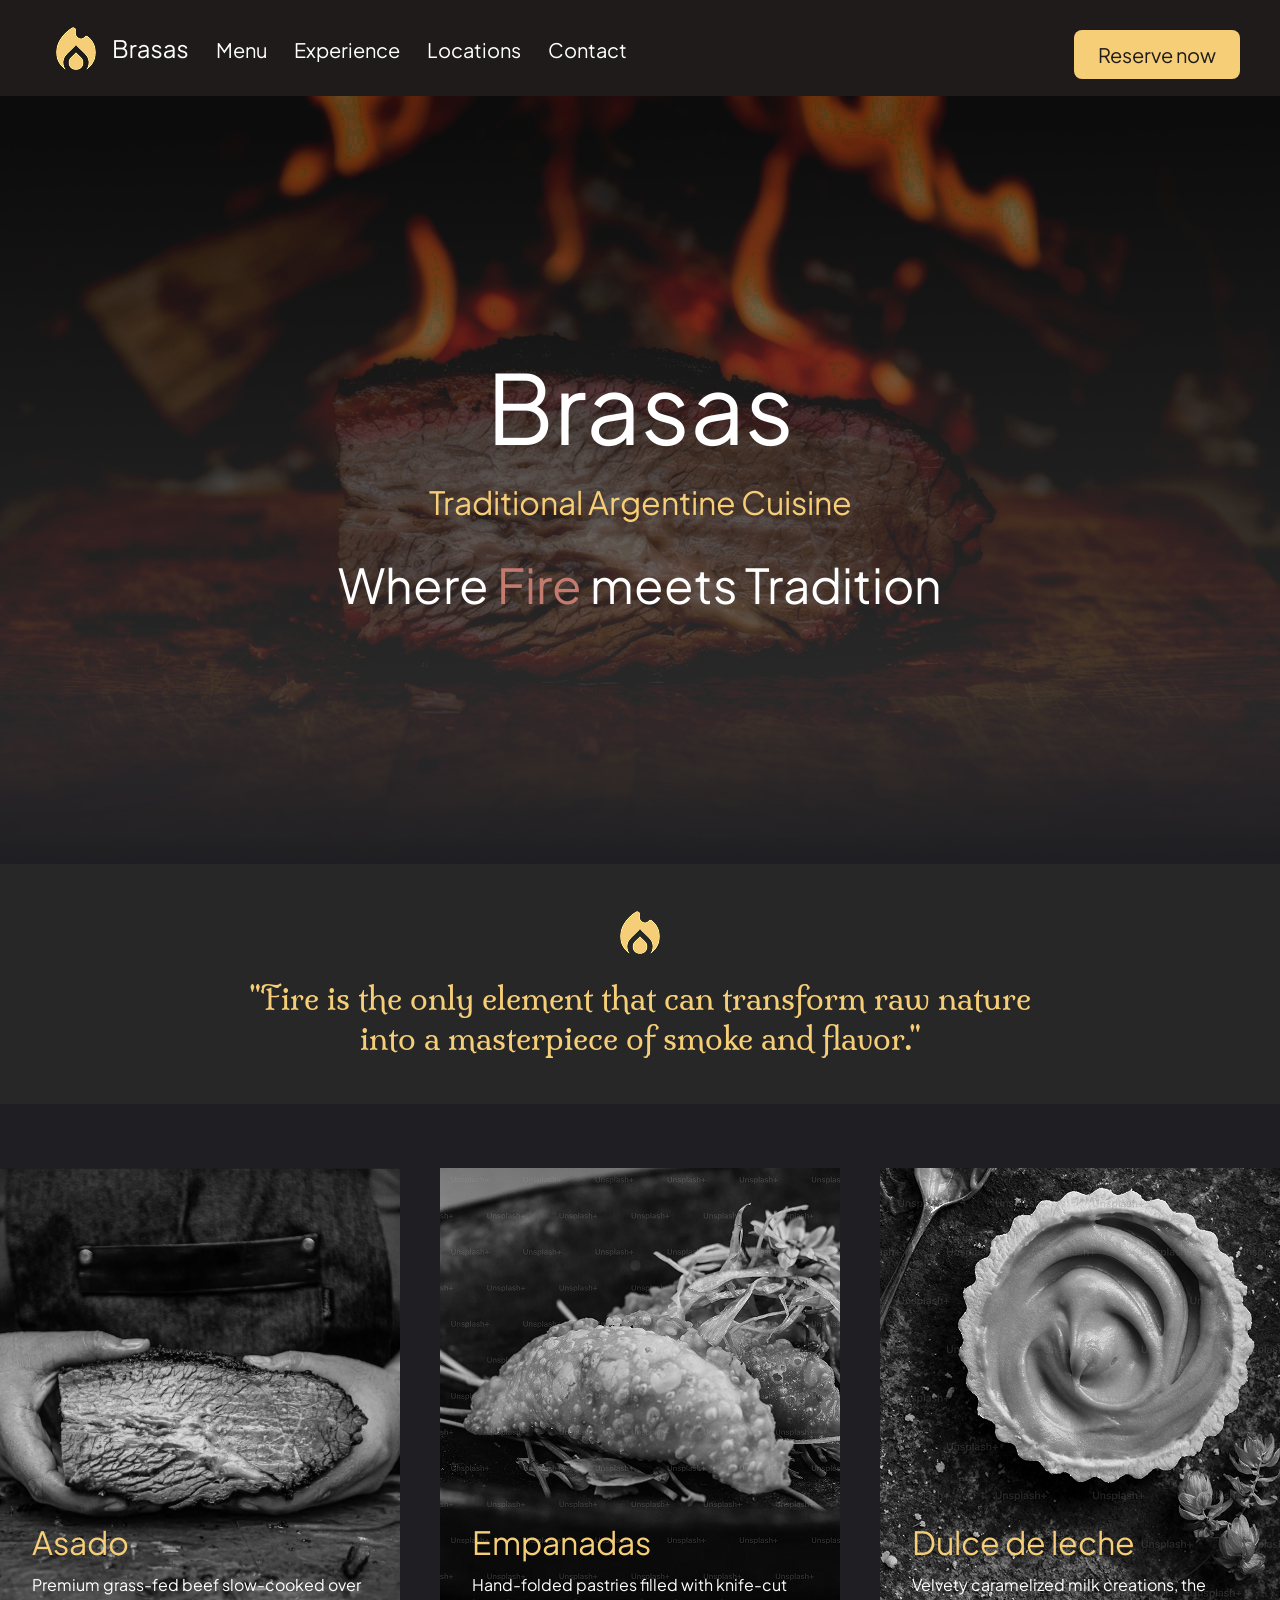
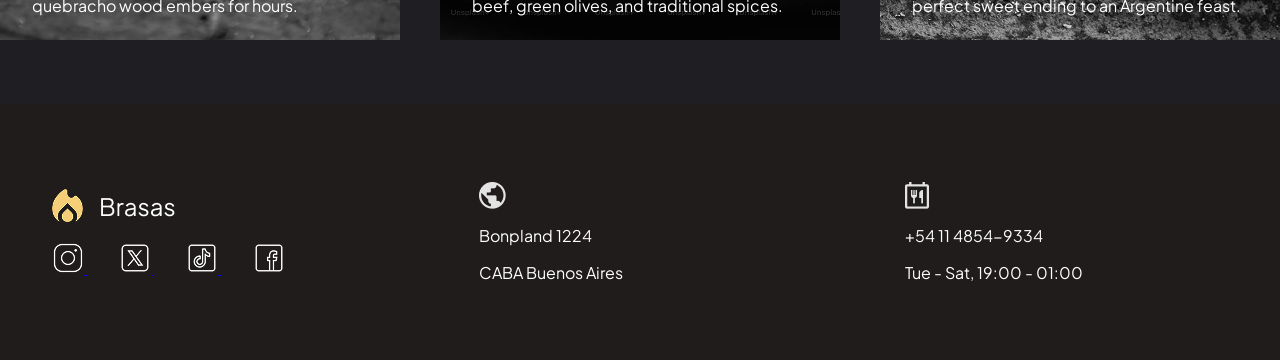
<file: _proyecto/index.html>
<!DOCTYPE html>
<html lang="en">
<head>
    <meta charset="UTF-8">
    <meta name="viewport" content="width=device-width, initial-scale=1.0">
    <title>Brasas</title>
    <link rel="shortcut icon" href="favicon.png" type="image/x-icon">
    <link rel="stylesheet" href="css/estilos.css">
</head>
<body>
    <header>
        <div>
            <!-- barra de navegación --> 
             <nav>
            <!-- isologo -->
             <img src="img/isologo.png" alt="Logo Brasas">

                <a href="menu.html">Menu</a>
                <a href="experience.html">Experience</a>
                <a href="locations.html">Locations </a>
                <a href="contact.html">Contact</a>
            </nav>
            <!-- Reservas -->
            <a href="reserve.html" id="reservar">Reserve now</a>
        </div>
    </header>
    <main>
        <section id="hero">
            <h1>Brasas</h1>
            <h2>Traditional Argentine Cuisine</h2>
            <p>Where <strong>Fire</strong> meets Tradition </p>
        </section>

        <section id="separador">
            <img src="img/flame.png" alt="Flame logo">
            <p>
                "Fire is the only element that can transform raw nature into a masterpiece of smoke and flavor."    
            </p>
        </section>

        <section id="platos">
            <article id="asado">
                <h2>Asado</h2>
                <p>
                    Premium grass-fed beef slow-cooked over quebracho wood embers for hours.
                </p>
            </article>
            <article id="empanadas">
                <h2>Empanadas</h2>
                <p>
                    Hand-folded pastries filled with knife-cut beef, green olives, and traditional spices.
                </p>
            </article>
            <article id="ddl">
                <h2>Dulce de leche</h2>
                <p>
                    Velvety caramelized milk creations, the perfect sweet ending to an Argentine feast.
                </p>
            </article>
        </section>

    </main>
    <footer>

        <article>
            <img src="img/isologo-b.png" alt="Logo Brasas">
            <div>
                <a href="#!">
                    <img src="img/insta.png">
                </a>
                <a href="#!">
                    <img src="img/x.png">
                </a>
                <a href="#!">
                    <img src="img/tk.png">
                </a>
                <a href="#!">
                    <img src="img/f.png">
                </a>
            </div>
        </article>
        <article>
            <img src="img/world.png">
            <p>Bonpland 1224</p>
            <p>CABA Buenos Aires</p>
        </article>
        <article>
            <img src="img/reserve.png">
            <p>+54 11 4854-9334</p>
            <p>Tue - Sat, 19:00 - 01:00</p>
        </article>

    </footer>
</body>
</html>
</file>
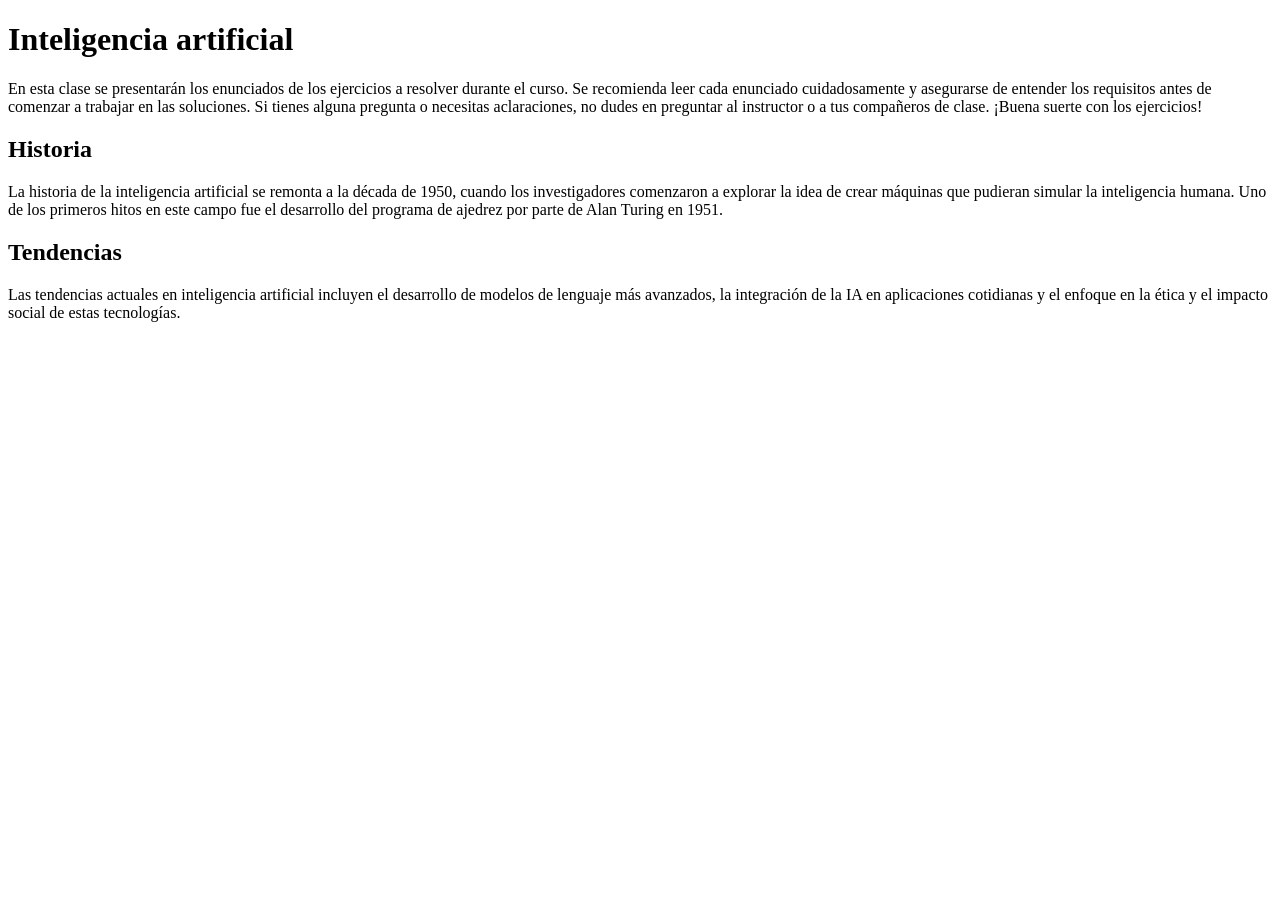
<file: clase3/enunciados.html>
<!DOCTYPE html>
<html lang="en">
<head>
    <meta charset="UTF-8">
    <meta name="viewport" content="width=device-width, initial-scale=1.0">
    <title>Emunciados</title>
</head>
<body>
        <h1>Inteligencia artificial</h1>
        <p>
            En esta clase se presentarán los enunciados de los ejercicios a resolver durante el curso. Se recomienda leer cada enunciado cuidadosamente y asegurarse de entender los requisitos antes de comenzar a trabajar en las soluciones. Si tienes alguna pregunta o necesitas aclaraciones, no dudes en preguntar al instructor o a tus compañeros de clase. ¡Buena suerte con los ejercicios!
        </p>
        <h2>Historia</h2>
        <p>
            La historia de la inteligencia artificial se remonta a la década de 1950, cuando los investigadores comenzaron a explorar la idea de crear máquinas que pudieran simular la inteligencia humana. Uno de los primeros hitos en este campo fue el desarrollo del programa de ajedrez por parte de Alan Turing en 1951. 
        </p>
        <h2>Tendencias</h2>
        <p>
            Las tendencias actuales en inteligencia artificial incluyen el desarrollo de modelos de lenguaje más avanzados, la integración de la IA en aplicaciones cotidianas y el enfoque en la ética y el impacto social de estas tecnologías.
        </p>
</body>
</html>
</file>
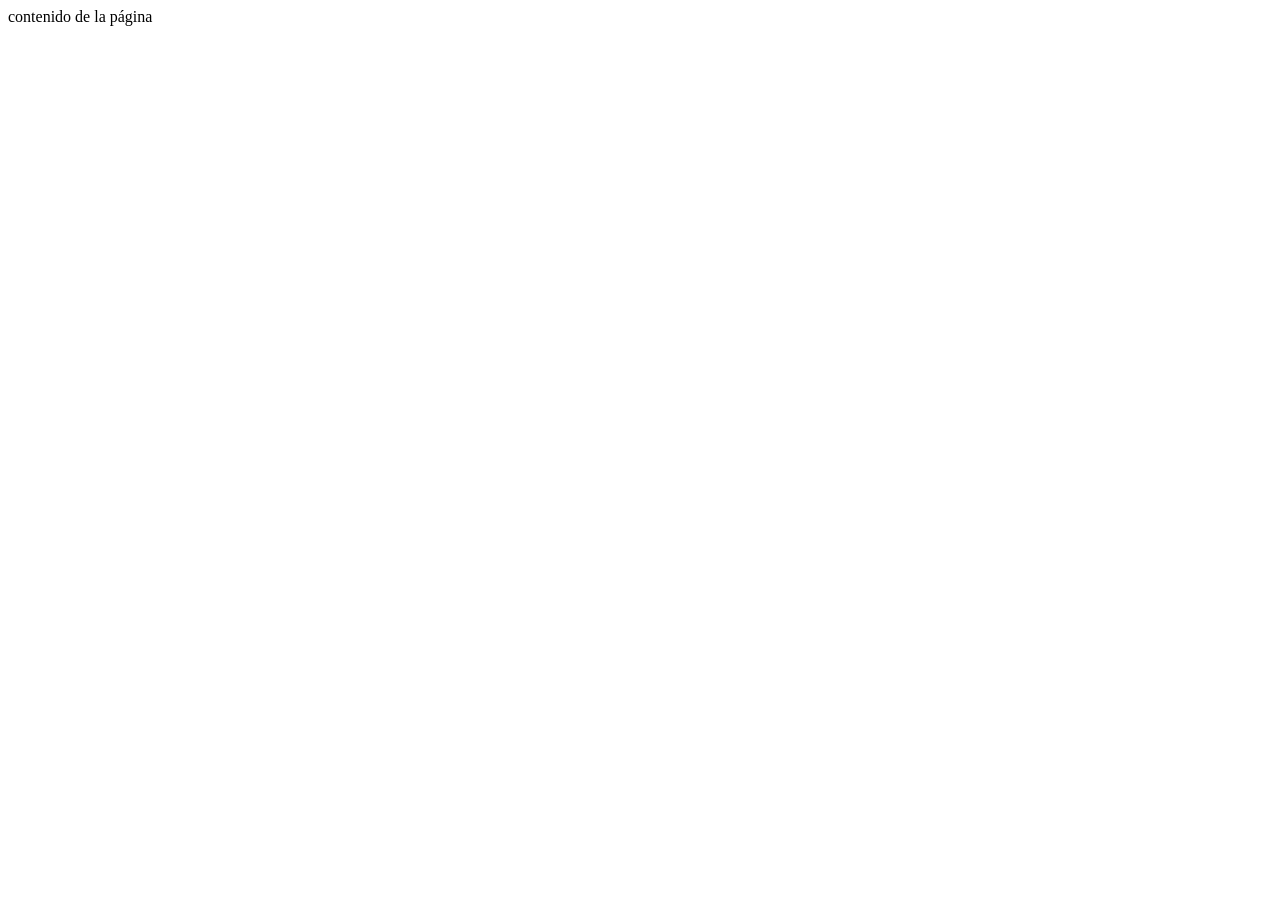
<file: clase3/estructura.html>
<!DOCTYPE html>
<html lang="en">
    <head>
        <meta charset="UTF-8">
        <meta name="viewport" content="width=device-width, initial-scale=1.0">
        <title>Ttexto en la pestaña del navegador</title>
    </head>
    <body>
        contenido de la página
    </body>
</html>
</file>
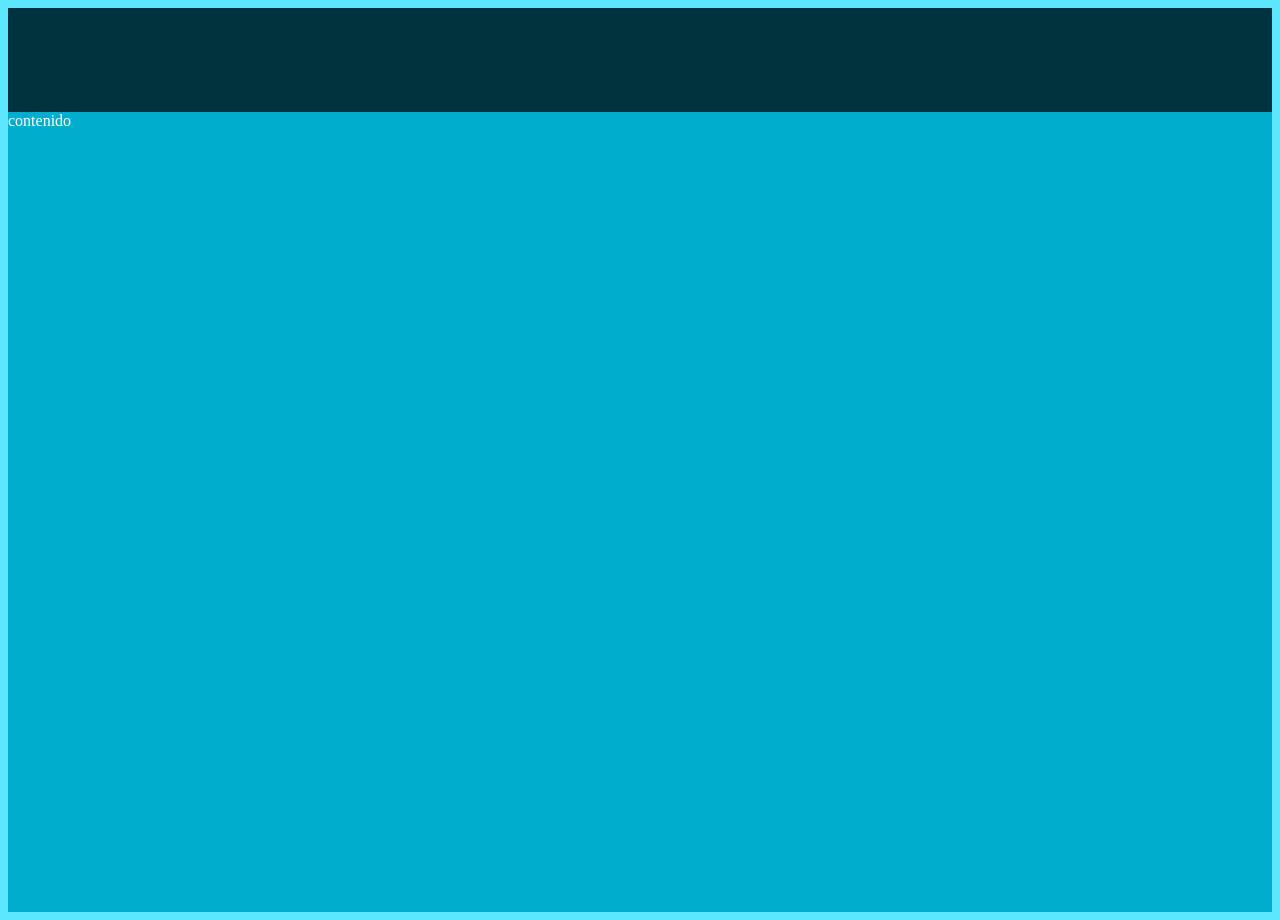
<file: clase3/maquetado.html>
<!DOCTYPE html>
<html lang="en">
<head>
    <meta charset="UTF-8">
    <meta name="viewport" content="width=device-width, initial-scale=1.0">
    <title>Maquetado</title>
    <link rel="stylesheet" href="maquetado.css">
</head>
<body>
    
    <header></header>
    <main>
        contenido
    </main>
    <footer></footer>

</body>
</html>
</file>
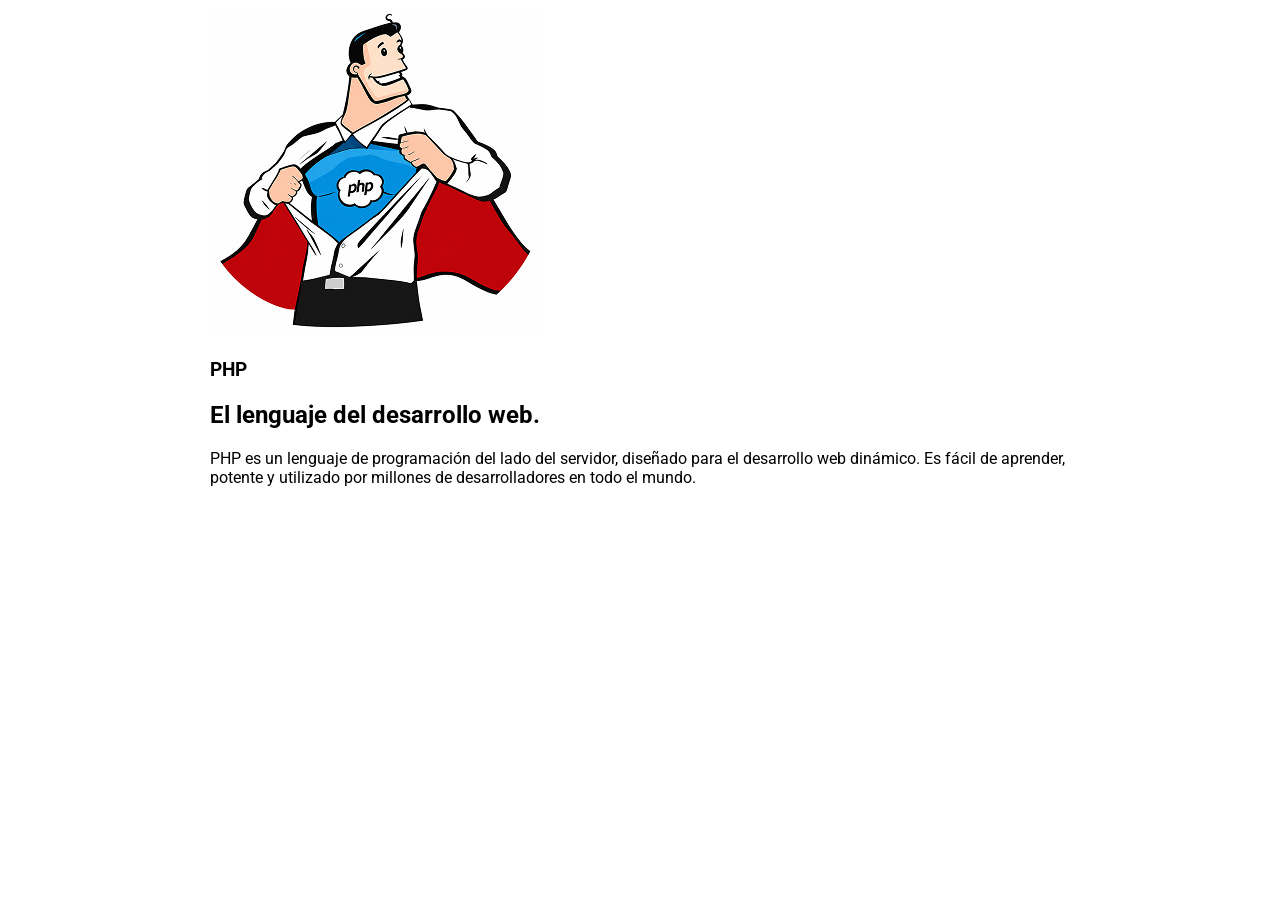
<file: clase4/infografia.html>
<!DOCTYPE html>
<html lang="en">
<head>
    <meta charset="UTF-8">
    <meta name="viewport" content="width=device-width, initial-scale=1.0">
    <title>Infografía</title>
    <link rel="stylesheet" href="css/infografia.css">
</head>
<body>
    <section>
        <img src="img/hero.png" alt="Superheroe">
        <article>
            <h1>PHP</h1>
            <h2>El lenguaje del desarrollo web.</h2>
            <p>
                PHP es un lenguaje de programación del lado del servidor, diseñado para el desarrollo web dinámico.
                Es fácil de aprender, potente y utilizado por millones de desarrolladores en todo el mundo.
            </p>
        </article>
    </section>
</body>
</html>
</file>
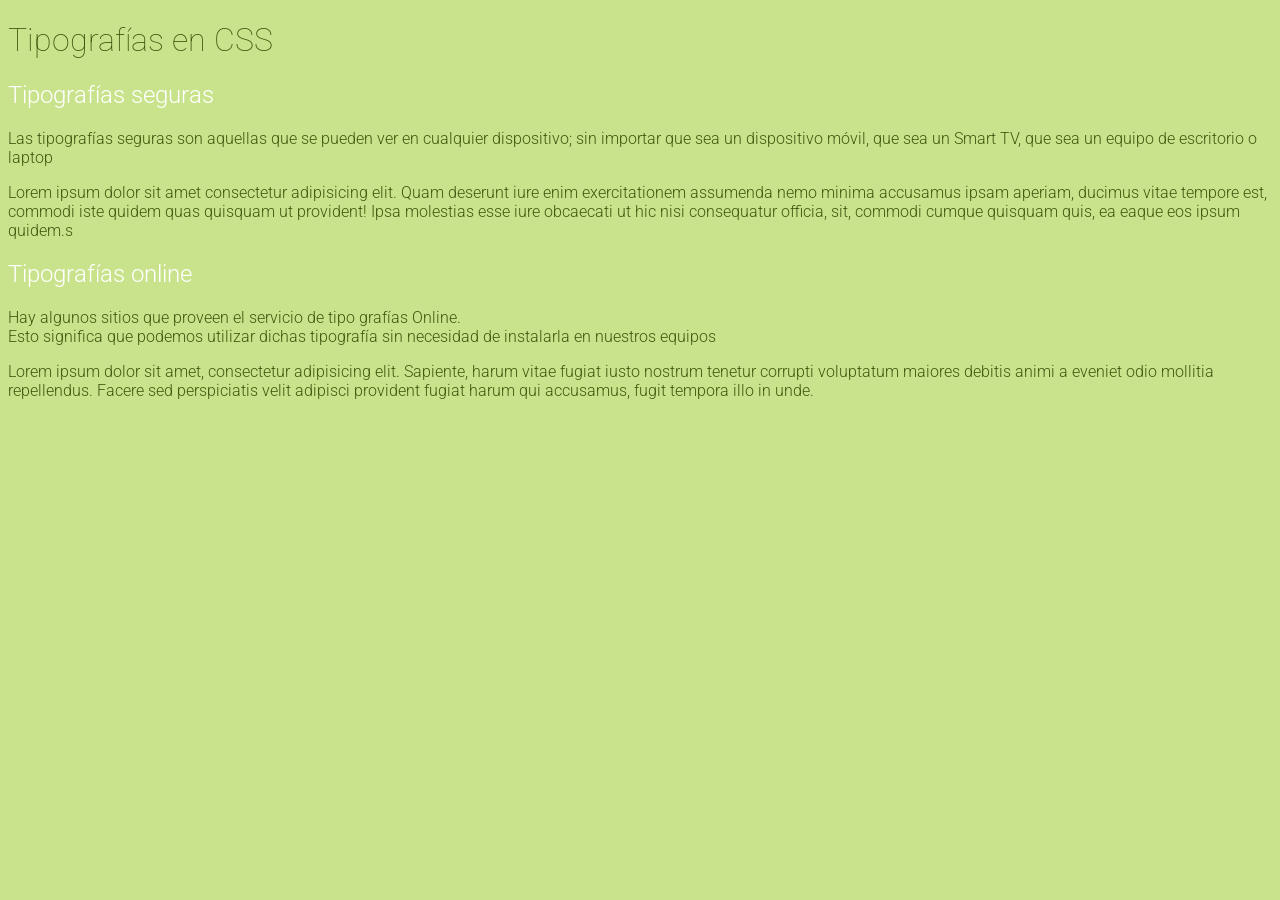
<file: clase4/tipografias.html>
<!DOCTYPE html>
<html lang="en">
<head>
    <meta charset="UTF-8">
    <meta name="viewport" content="width=device-width, initial-scale=1.0">
    <title>Tipografías en CSS</title>
    <link rel="stylesheet" href="css/tipografias.css">
</head>
<body>
    <h1>Tipografías en CSS</h1>
    <h2>Tipografías seguras</h2>

    <section>
        <p>
            Las tipografías seguras son aquellas que se pueden ver en cualquier dispositivo; sin importar que sea un dispositivo móvil, que sea un Smart TV, que sea un equipo de escritorio o laptop
        </p>

        <p>
            Lorem ipsum dolor sit amet consectetur adipisicing elit. Quam deserunt iure enim exercitationem assumenda nemo minima accusamus ipsam aperiam, ducimus vitae tempore est, commodi iste quidem quas quisquam ut provident! Ipsa molestias esse iure obcaecati ut hic nisi consequatur officia, sit, commodi cumque quisquam quis, ea eaque eos ipsum quidem.s
        </p>
    </section>

        <h2>Tipografías online</h2>

    <section>
        <p>
            Hay algunos sitios que proveen el servicio de tipo grafías Online.
            <br>
            Esto significa que podemos utilizar dichas tipografía sin necesidad de instalarla en nuestros equipos
        </p>
        <p>
            Lorem ipsum dolor sit amet, consectetur adipisicing elit. Sapiente, harum vitae fugiat iusto nostrum tenetur corrupti voluptatum maiores debitis animi a eveniet odio mollitia repellendus. Facere sed perspiciatis velit adipisci provident fugiat harum qui accusamus, fugit tempora illo in unde.
        </p>
    </section>

</body>
</html>
</file>
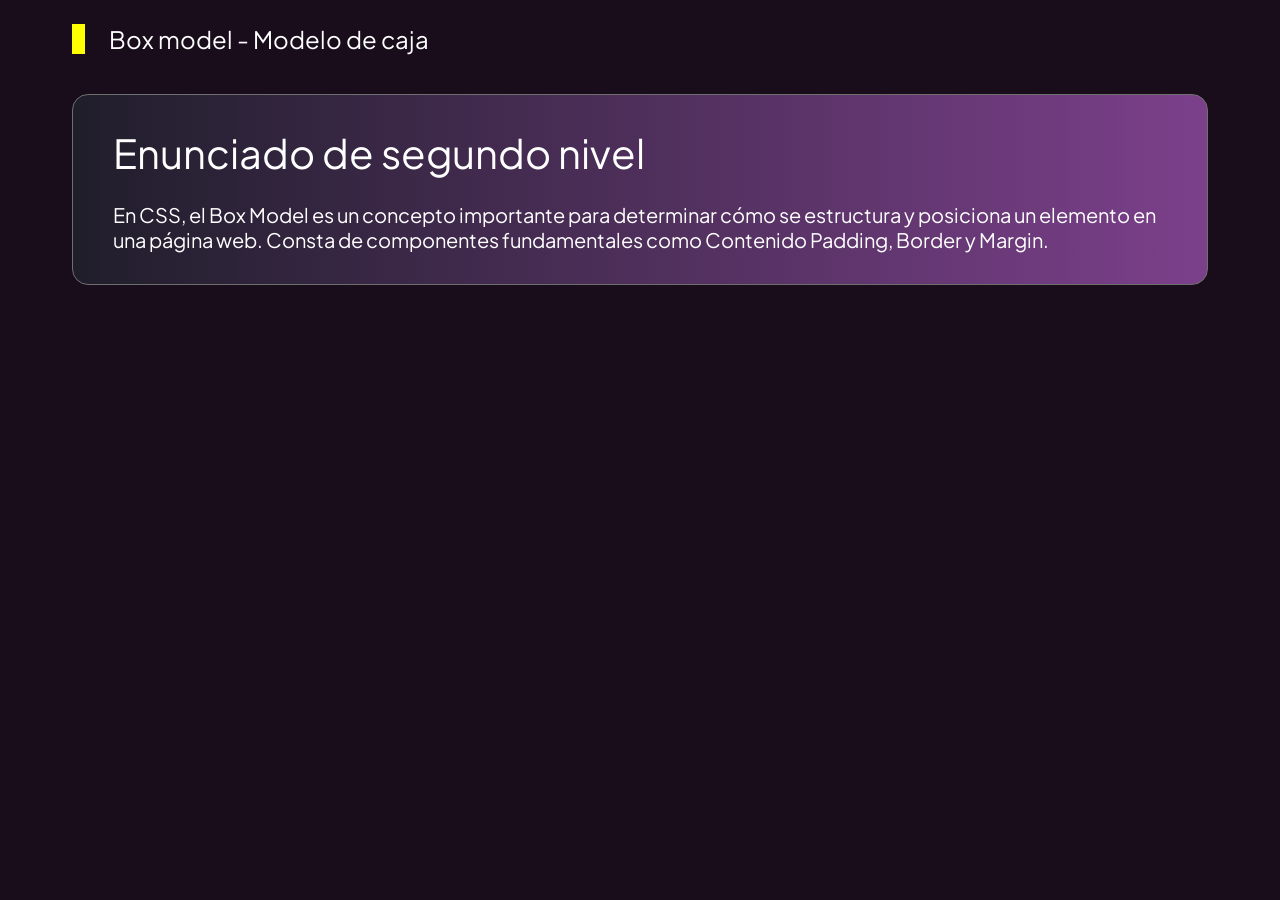
<file: clase5/box-model.html>
<!DOCTYPE html>
<html lang="en">
<head>
    <meta charset="UTF-8">
    <meta name="viewport" content="width=device-width, initial-scale=1.0">
    <title>Box model - Modelo de caja</title>
    <link rel="stylesheet" href="css/box-model.css">
</head>
<body>
    <main>
        <h1>Box model - Modelo de caja</h1>
        <section>
            <h2>Enunciado de segundo nivel</h2>
            <p>
                En CSS, el Box Model es un concepto importante para determinar cómo se estructura y posiciona un elemento en una página web. Consta de componentes fundamentales como Contenido Padding, Border y Margin.
            </p>
        </section>
    </main>
</body>
</html>
</file>
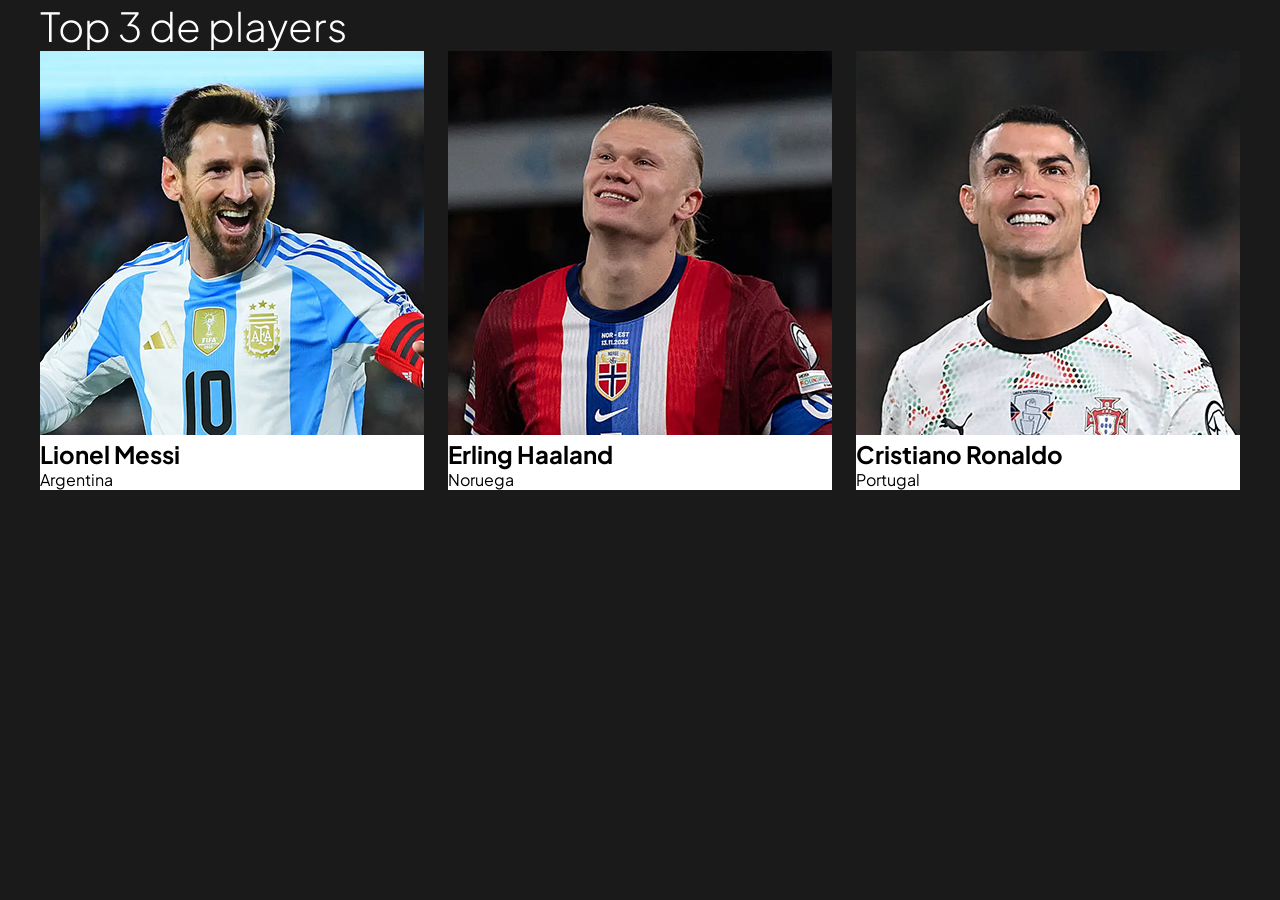
<file: clase5/jugadores.html>
<!DOCTYPE html>
<html lang="en">
<head>
    <meta charset="UTF-8">
    <meta name="viewport" content="width=device-width, initial-scale=1.0">
    <title>Top 3 de players</title>
    <link rel="stylesheet" href="css/jugadores.css">
</head>
<body>
    <h1>Top 3 de players</h1>
    <section>
        <article>
            <img src="img/lio.jpg" alt="Lionel Messi">
            <h2>Lionel Messi</h2>
            <p>Argentina</p>
        </article>
        <article>
            <img src="img/erling.jpg" alt="Erling Haaland">
            <h2>Erling Haaland</h2>
            <p>Noruega</p>
        </article>
        <article>
            <img src="img/cristiano.jpg" alt="Cristiano Ronaldo">
            <h2>Cristiano Ronaldo</h2>
            <p>Portugal</p>
        </article>
    </section>


</body>
</html>
</file>
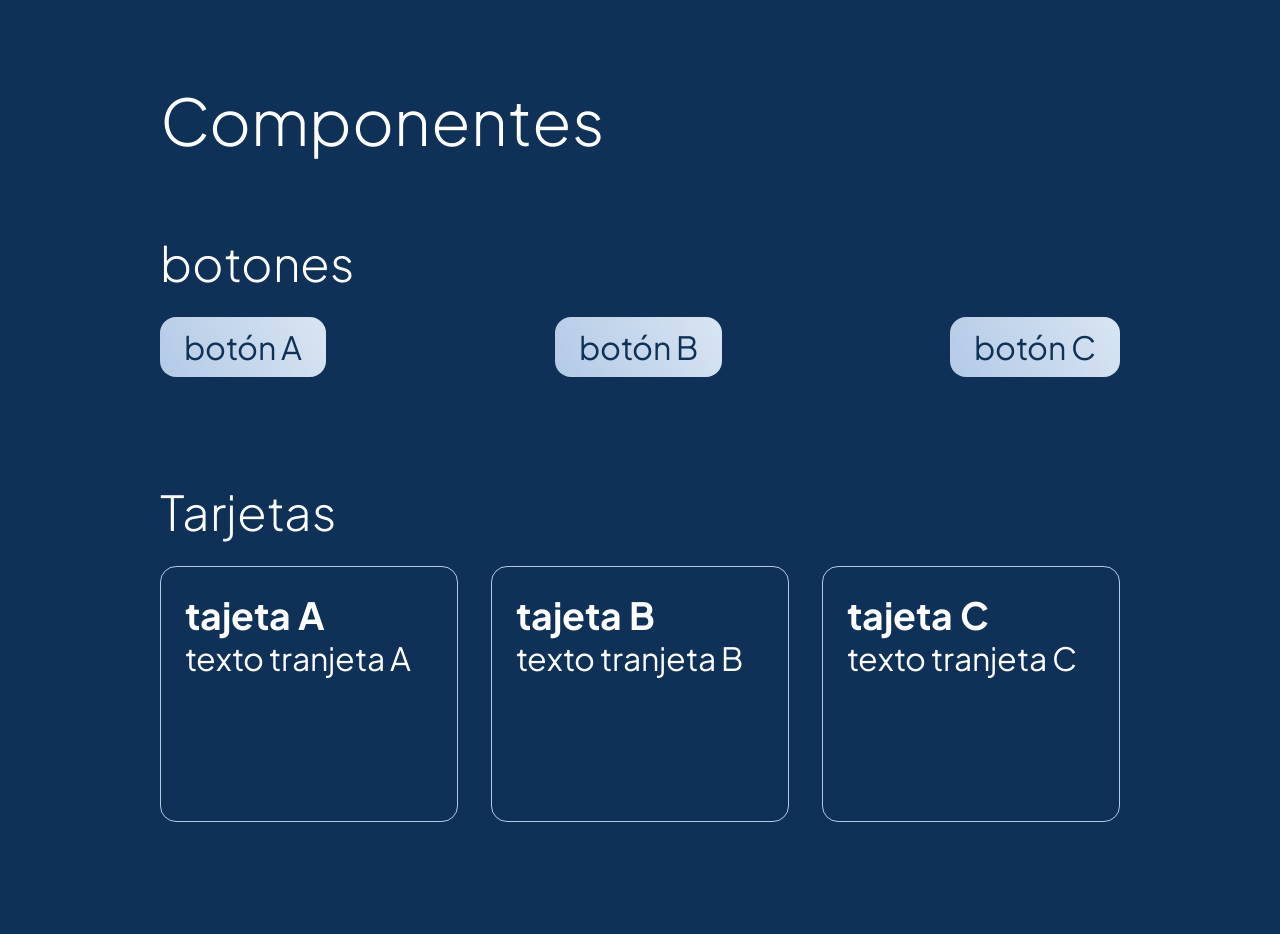
<file: clase8/componentes.html>
<!DOCTYPE html>
<html lang="en">
<head>
    <meta charset="UTF-8">
    <meta name="viewport" content="width=device-width, initial-scale=1.0">
    <title>Componetes</title>
    <link rel="stylesheet" href="css/componentes.css">
</head>
<body>
    <h1>Componentes</h1>
    <section>
        <h2>botones</h2>

        <a href="#!">botón A</a>
        <a href="#!">botón B</a>
        <a href="#!">botón C</a>

    </section>

    <section>
        <h2>Tarjetas</h2>

        <article>
            <h3>tajeta A</h3>
            <p>texto tranjeta A</p>
        </article>
        <article>
            <h3>tajeta B</h3>
            <p>texto tranjeta B</p>
        </article>
        <article>
            <h3>tajeta C</h3>
            <p>texto tranjeta C</p>
        </article>

    </section>


</body>
</html>
</file>
<file: _proyecto/css/estilos.css>
@import url('https://fonts.googleapis.com/css2?family=Milonga&family=Plus+Jakarta+Sans:ital,wght@0,200..800;1,200..800&display=swap');
/* reseteo */
*{
    margin: 0px;
    padding: 0px;
    box-sizing: border-box;
}
body{
    background-color: hsl(240, 6%, 13%);
    color: white;
    font-family: "Plus Jakarta Sans", sans-serif;
    /* font-family: "Milonga", serif; */
}
header{
    height: 96px;
    background-color: hsl(15, 7%, 11%);
}
/* div dentro de header */
    header div{
        width: 1200px;
        margin: auto;
        height: 96px;
        display: flex;
        justify-content: space-between;
        align-items: center;
        padding-top: 12px;
    }
        header div nav img{
            margin-right: 12px;
            vertical-align: middle;
            padding-bottom: 12px;
        }
        header div nav a{
            padding: 12px;
            color: white;
            font-size: 20px;
            text-decoration: none;
        }
        header div nav a:hover{
            color: #F6CE77;
        }

        #reservar{
            padding: 12px 24px;
            background-color: #F6CE77;
            color: #1F1C1B;
            border-radius: 8px;
            font-size: 20px;
            text-decoration: none;
        }

/* main */        
    /* hero section */
    #hero{
        height: 768px;
        background-image: url(../img/hero-bg.jpg);
        background-size: cover;
        background-position: center center;

        display: flex;
        flex-direction: column;
        justify-content: center;
        align-items: center;
    }
        #hero h1{
            font-size: 96px;
            font-weight: 400;
        }
        #hero h2{
            margin-top: 16px;
            margin-bottom: 32px;
            font-size: 32px;
            font-weight: 400;
            color: #F6CE77;
        }
        #hero p{
            font-size: 48px;
        }
        #hero p strong{
            font-weight: 400;
            color: #C37A6F;
        }
/* separador */

    #separador{
        height: 240px;
        background-color: #272727;

        display: flex;
        flex-direction: column;
        justify-content: center;
        align-items: center;
    }
        #separador p{
            width: 800px;
            margin-top: 24px;
            font-size: 32px;
            font-family: "Milonga", serif; 
            color: #F6CE77;
            text-align: center;
        }

/*.sección platos */
    #platos{
        width: 1280px;
        margin: 64px auto 0px auto;

        display: flex;
        justify-content: space-between;
    }
        #platos article{
            width: 400px;
            height: 472px;
            padding: 24px 32px;
            display: flex;
            flex-direction: column;
            justify-content: end;
        }

        #platos article h2 {
            margin-bottom: 12px;
            font-size: 32px;
            font-weight: 400;
            color: #F6CE77;
        }

        #asado{
            background-image: url(../img/bg-asado.jpg);
        }
        #asado:hover{
            background-image: url(../img/bg-asado-2.jpg);
        }

        #empanadas{
            background-image: url(../img/bg-empanadas.jpg);
        }
        #empanadas:hover{
            background-image: url(../img/bg-empanadas-2.jpg);
        }

        #ddl{
            background-image: url(../img/bg-ddl.jpg);
        }
        #ddl:hover{
            background-image: url(../img/bg-ddl-2.jpg);
        }


/* footer */
footer{
    height: 256px;
    margin-top: 64px;
    background-color: #1F1C1B;

    display: flex;
    justify-content: center;
}
    footer article{
        width: 400px;
        height: 256px;
        margin: 0 20px;
        padding: 0 32px;

        display: flex;
        flex-direction: column;
        justify-content: center;
        align-items: start;
    }
        footer article div{
            margin-top: 16px;
        }
            footer article div a{
                margin-right: 32px;
            }
        
        footer article p{
            margin-top: 16px;
        }
</file>
<file: clase3/maquetado.css>
body{
    background-color: hsl(189, 100%, 68%);
    color: white;
}
header{
    height: 104px;
    background-color: hsl(189, 100%, 12%);
}
main{
    height: 800px;
    background-color: hsl(189, 100%, 40%);
}
</file>
<file: clase4/css/infografia.css>
@import url('https://fonts.googleapis.com/css2?family=Roboto:ital,wght@0,100..900;1,100..900&display=swap');

body{
     font-family: "Roboto", sans-serif;
}
section{
    width: 860px;
    margin: auto;
    height: 328px;
}
</file>
<file: clase4/css/tipografias.css>
@import url('https://fonts.googleapis.com/css2?family=Roboto:ital,wght@0,100..900;1,100..900&display=swap');

body{
    background-color: hsl(78, 61%, 72%);
    font-family: Roboto, sans-serif;
    font-weight: 300;
    color: hsl(78, 70%, 20%)
}
h1{
    font-weight: 100;
}
h2{
    color: white;
    font-weight: 300;
}
</file>
<file: clase5/css/box-model.css>
@import url('https://fonts.googleapis.com/css2?family=Plus+Jakarta+Sans:ital,wght@0,200..800;1,200..800&display=swap');

/* reseteo */
*{
    margin: 0px;
    padding: 0px;
    box-sizing: border-box;
}

body{
    background-color: hsl(288, 37%, 8%);
    font-family: "Plus Jakarta Sans", sans-serif;
}
main{
    width: 1200px;
    margin: auto; /* centrar un contenedor en horizontal */
    padding: 24px 32px;
    color: white;
}
h1{
    font-size: 24px;
    font-weight: 400;
    padding-left: 24px;
    border-left: 13px solid #ff0;
    margin-bottom: 40px;
}
section{
    padding: 32px 40px;
    background: #201E2B;
    background: linear-gradient(90deg, rgba(32, 30, 43, 1) 0%, rgba(124, 64, 139, 1) 100%);
    border-radius: 16px;
    border: 1px solid #6f6f6f;
}
h2{
    margin-bottom: 24px;
    font-size: 40px;
    font-weight: normal;
}
p{
    font-size: 20px;
}
</file>
<file: clase5/css/jugadores.css>
@import url('https://fonts.googleapis.com/css2?family=Plus+Jakarta+Sans:ital,wght@0,200..800;1,200..800&display=swap');

/* reseteo */
*{
    margin: 0px;
    padding: 0px;
    box-sizing: border-box;
}

body{
    background-color: hsl(0, 0%, 10%);
    width: 1200px;
    margin: auto;
    font-family: "Plus Jakarta Sans", sans-serif;
}
h1{
    color: white;
    font-size: 40px;
    font-weight: 300;
}
section{
    width: 1200px; /* si body mide 1200px no hace falta */
    display: flex;
    justify-content: space-between;
}
    article{
        width: 384px;
        background-color: #fff; 
    }
</file>
<file: clase8/css/componentes.css>
@import url('https://fonts.googleapis.com/css2?family=Milonga&family=Plus+Jakarta+Sans:ital,wght@0,200..800;1,200..800&display=swap');
*{
    margin: 0;
    padding: 0;
    box-sizing: border-box;
}
body{
    width: 960px;
    margin: 80px auto;
    background-color: hsl(212, 70%, 20%);
    font-family: "Plus Jakarta Sans", sans-serif;
    color: white;
    font-size: 2em;
}
h1, h2{
    font-weight: 300;
}
section{
    margin: 40px 0px;
    padding: 32px 0px;

    display: flex;
    flex-wrap: wrap; /* respeta los anchos de los elementos internos */
    justify-content: space-between;
}
    section h2{
        width: 100%;
        margin-bottom: 24px;
    }

/* botones */
    section a{
        padding: 10px 24px;
        background: HSL(212, 50%, 80%);
        background: linear-gradient(60deg, rgba(179, 202, 230, 1) 0%, rgba(217, 229, 242, 1) 100%);
        border-radius: 16px;
        color: hsl(212, 70%, 20%);
        text-decoration: none;
    }
    section a:hover{
        background: HSL(212, 50%, 45%);
        background: linear-gradient(60deg, rgba(57, 111, 172, 1) 0%, rgba(121, 163, 210, 1) 100%);
    }

/* tarjetas */
    section article{
        width: 298px;
        height: 256px;
        padding: 24px;
        border: 1px solid HSL(212, 50%, 80%);
        border-radius: 16px;
    }
    section article:hover{
        box-shadow: 0px 0px 12px HSL(212, 50%, 80%);
    }
</file>
